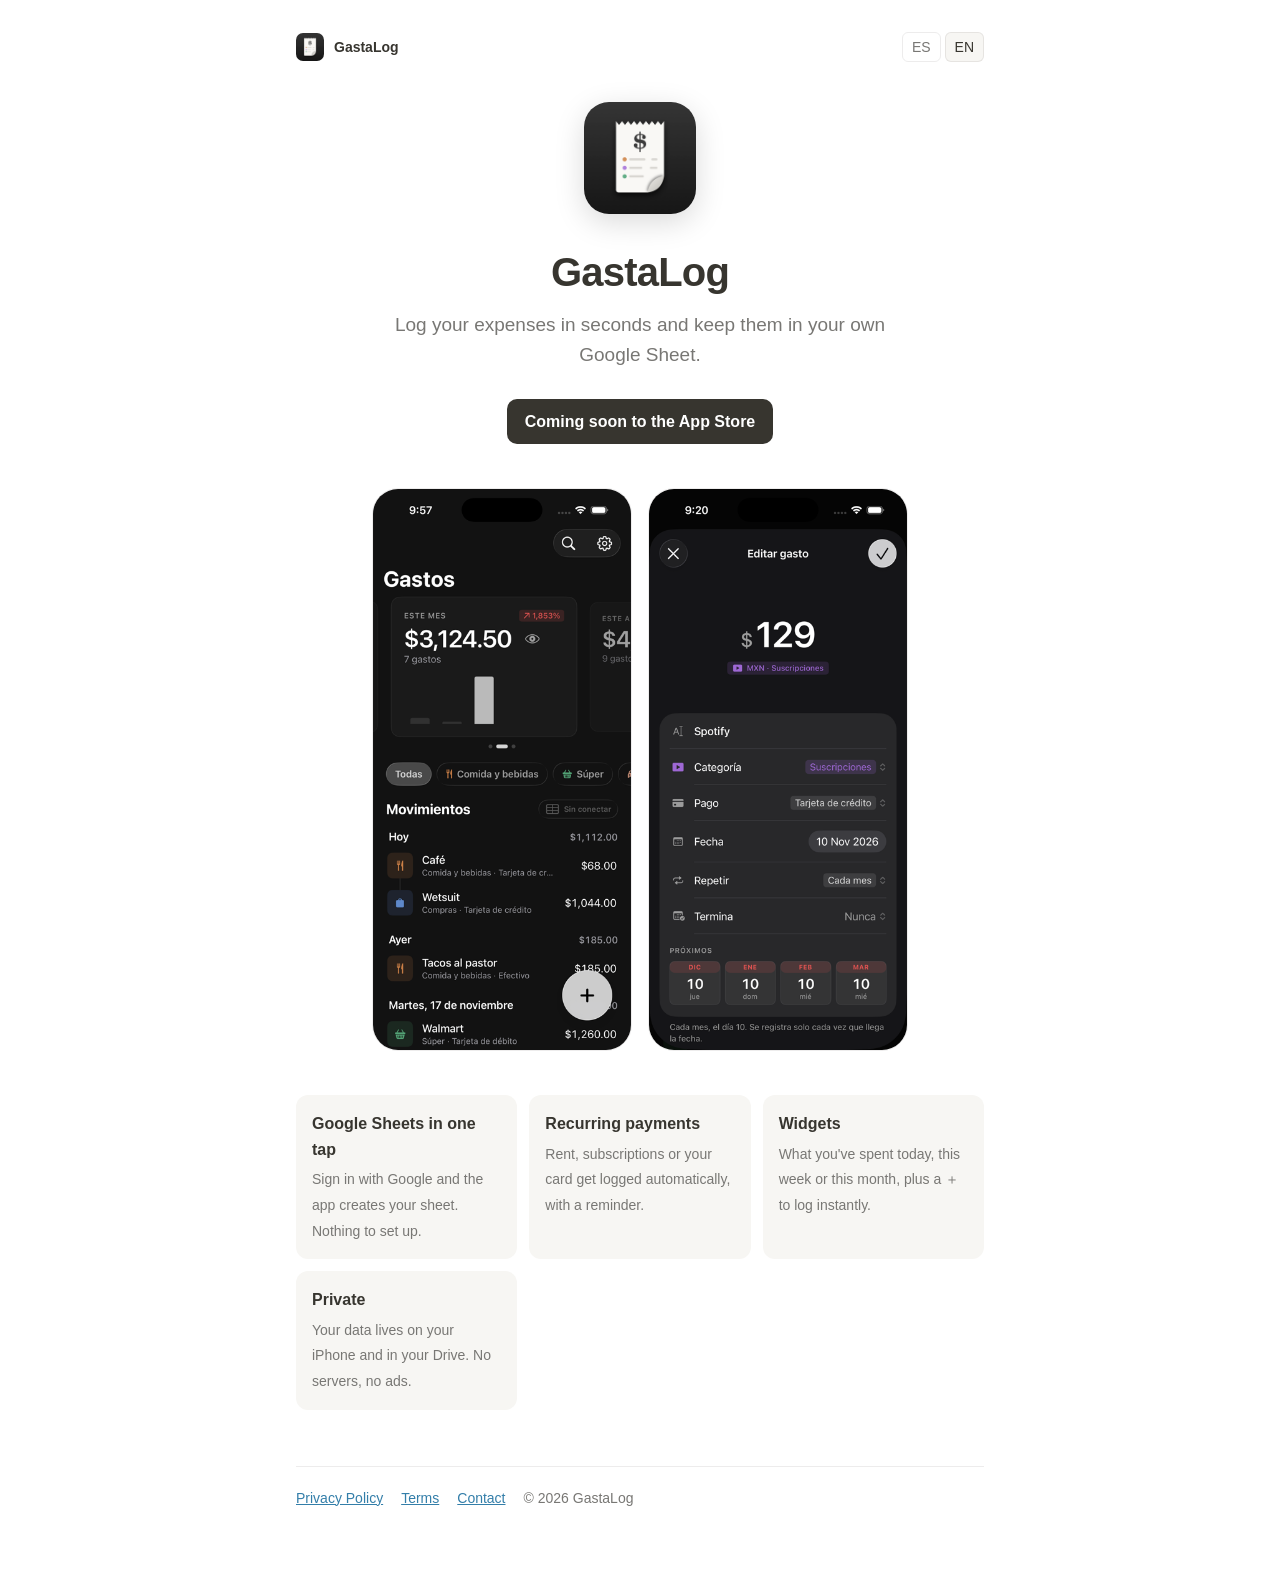
<file: index.html>
<!doctype html>
<html lang="es">
<head>
<meta charset="utf-8">
<meta name="viewport" content="width=device-width, initial-scale=1">
<meta name="google-site-verification" content="7uK5mr-5h8V5lebCkjhEYE6gPMoZKzNhz0eVPgpjakg" />
<title>GastaLog</title>
<meta http-equiv="refresh" content="0; url=gastalog/">
<link rel="canonical" href="gastalog/">
</head>
<body style="background:#fff;font-family:-apple-system,sans-serif"><a href="gastalog/">GastaLog</a></body>
</html>
</file>
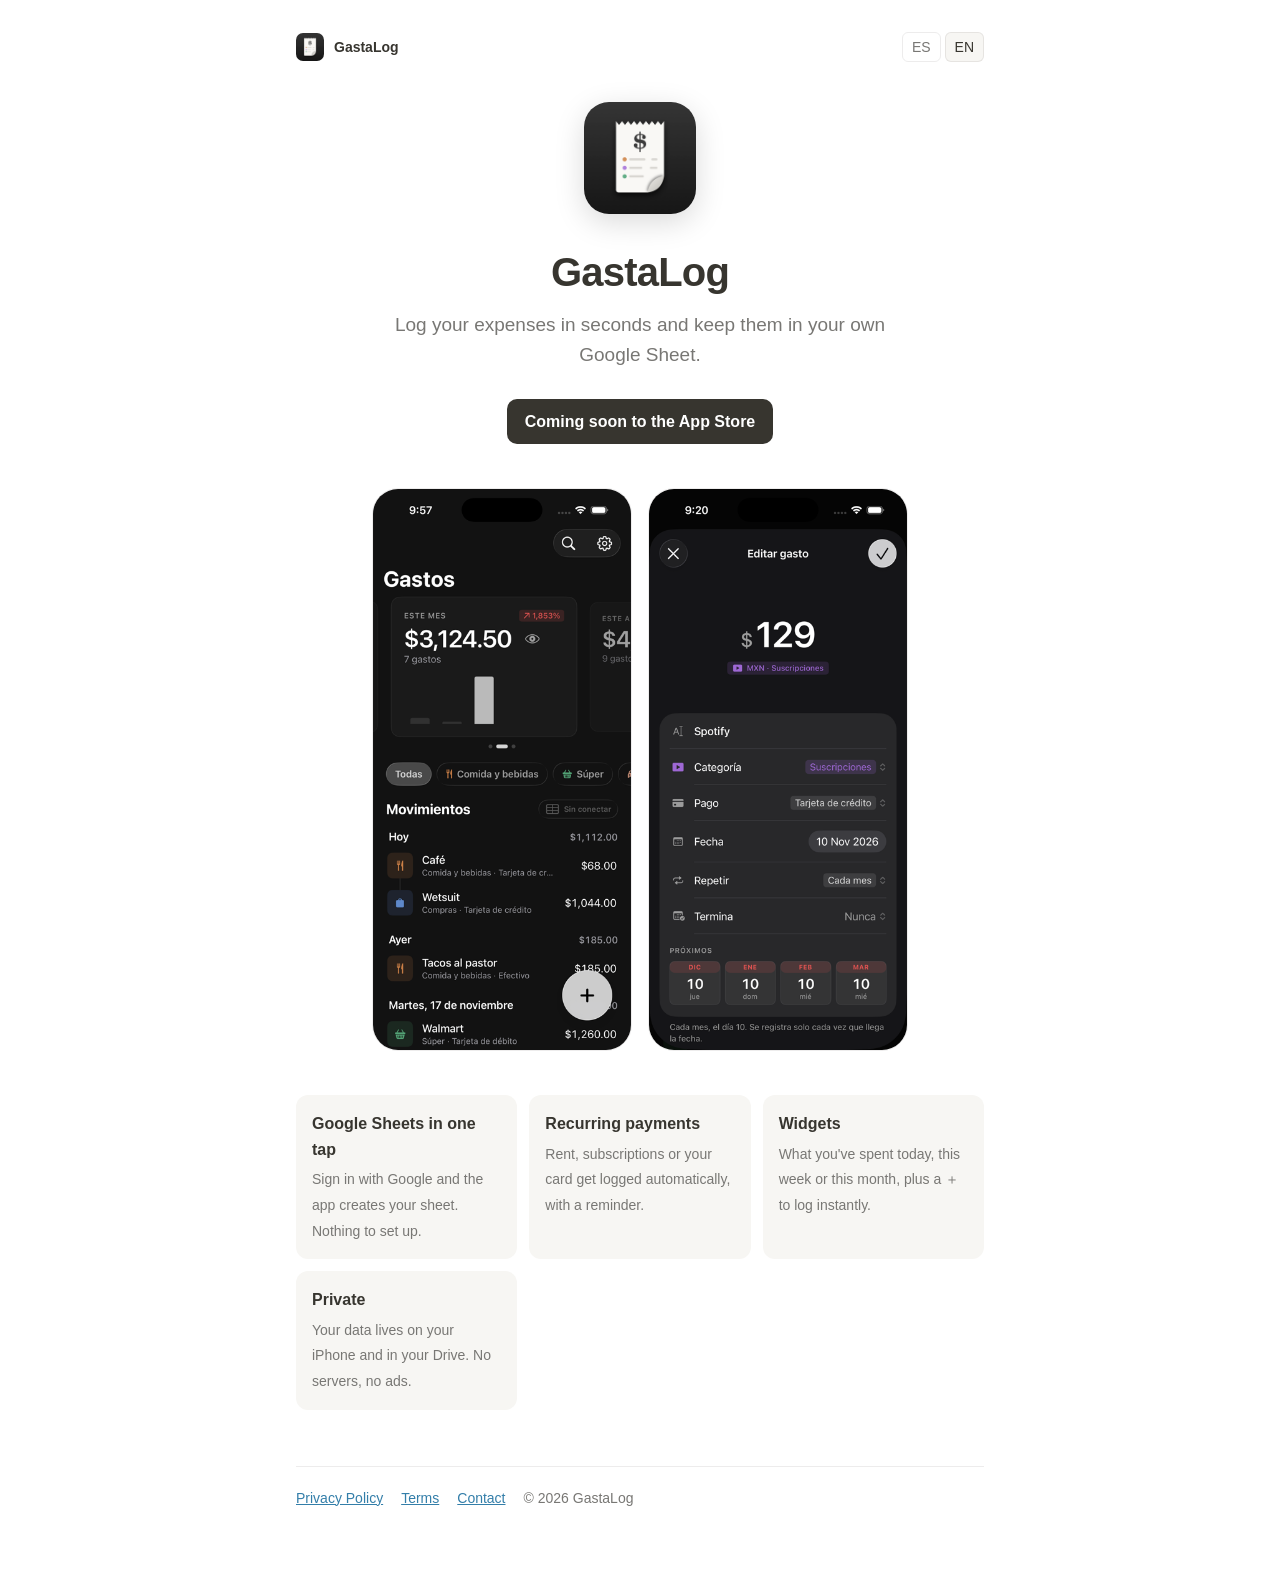
<file: gastalog/index.html>
<!doctype html>
<html lang="es">
<head>
<meta charset="utf-8">
<meta name="viewport" content="width=device-width, initial-scale=1">
<title>GastaLog</title>
<meta name="description" content="Registra tus gastos en segundos y tenlos en tu propia hoja de Google Sheets.">
<link rel="icon" href="icon.png">
<link rel="stylesheet" href="style.css">
<script src="lang.js"></script>
</head>
<body>
<main>
  <nav>
    <a class="brand" href="./"><img src="icon.png" alt="">GastaLog</a>
    <span class="langs"><button data-lang="es">ES</button> <button data-lang="en">EN</button></span>
  </nav>

  <div lang-block="es" class="active">
    <section class="hero">
      <img class="icon" src="icon.png" alt="Ícono de GastaLog">
      <h1>GastaLog</h1>
      <p class="tag">Registra tus gastos en segundos y tenlos siempre en tu propia hoja de Google Sheets.</p>
      <span class="badge">Próximamente en el App Store</span>
    </section>
    <div class="shots">
      <img src="home.png" alt="Pantalla de inicio de GastaLog">
      <img src="editor.png" alt="Formulario de nuevo gasto">
    </div>
    <section class="features">
      <div><b>Google Sheets en un toque</b><span>Inicias sesión con Google y la app crea tu hoja. Sin configurar nada.</span></div>
      <div><b>Pagos recurrentes</b><span>Renta, suscripciones o tu tarjeta se registran solos, con recordatorio.</span></div>
      <div><b>Widgets</b><span>Lo que llevas hoy, en la semana o el mes, y un ＋ para registrar al instante.</span></div>
      <div><b>Privado</b><span>Tus datos viven en tu iPhone y en tu Drive. Sin servidores, sin anuncios.</span></div>
    </section>
  </div>

  <div lang-block="en">
    <section class="hero">
      <img class="icon" src="icon.png" alt="GastaLog icon">
      <h1>GastaLog</h1>
      <p class="tag">Log your expenses in seconds and keep them in your own Google Sheet.</p>
      <span class="badge">Coming soon to the App Store</span>
    </section>
    <div class="shots">
      <img src="home.png" alt="GastaLog home screen">
      <img src="editor.png" alt="New expense form">
    </div>
    <section class="features">
      <div><b>Google Sheets in one tap</b><span>Sign in with Google and the app creates your sheet. Nothing to set up.</span></div>
      <div><b>Recurring payments</b><span>Rent, subscriptions or your card get logged automatically, with a reminder.</span></div>
      <div><b>Widgets</b><span>What you've spent today, this week or this month, plus a ＋ to log instantly.</span></div>
      <div><b>Private</b><span>Your data lives on your iPhone and in your Drive. No servers, no ads.</span></div>
    </section>
  </div>

  <footer>
    <a href="privacy.html"><span lang-block="es" class="active">Política de privacidad</span><span lang-block="en">Privacy Policy</span></a>
    <a href="terms.html"><span lang-block="es" class="active">Términos</span><span lang-block="en">Terms</span></a>
    <a href="https://github.com/Isra48/isra48.github.io/issues"><span lang-block="es" class="active">Contacto</span><span lang-block="en">Contact</span></a>
    <span>© 2026 GastaLog</span>
  </footer>
</main>
</body>
</html>
</file>
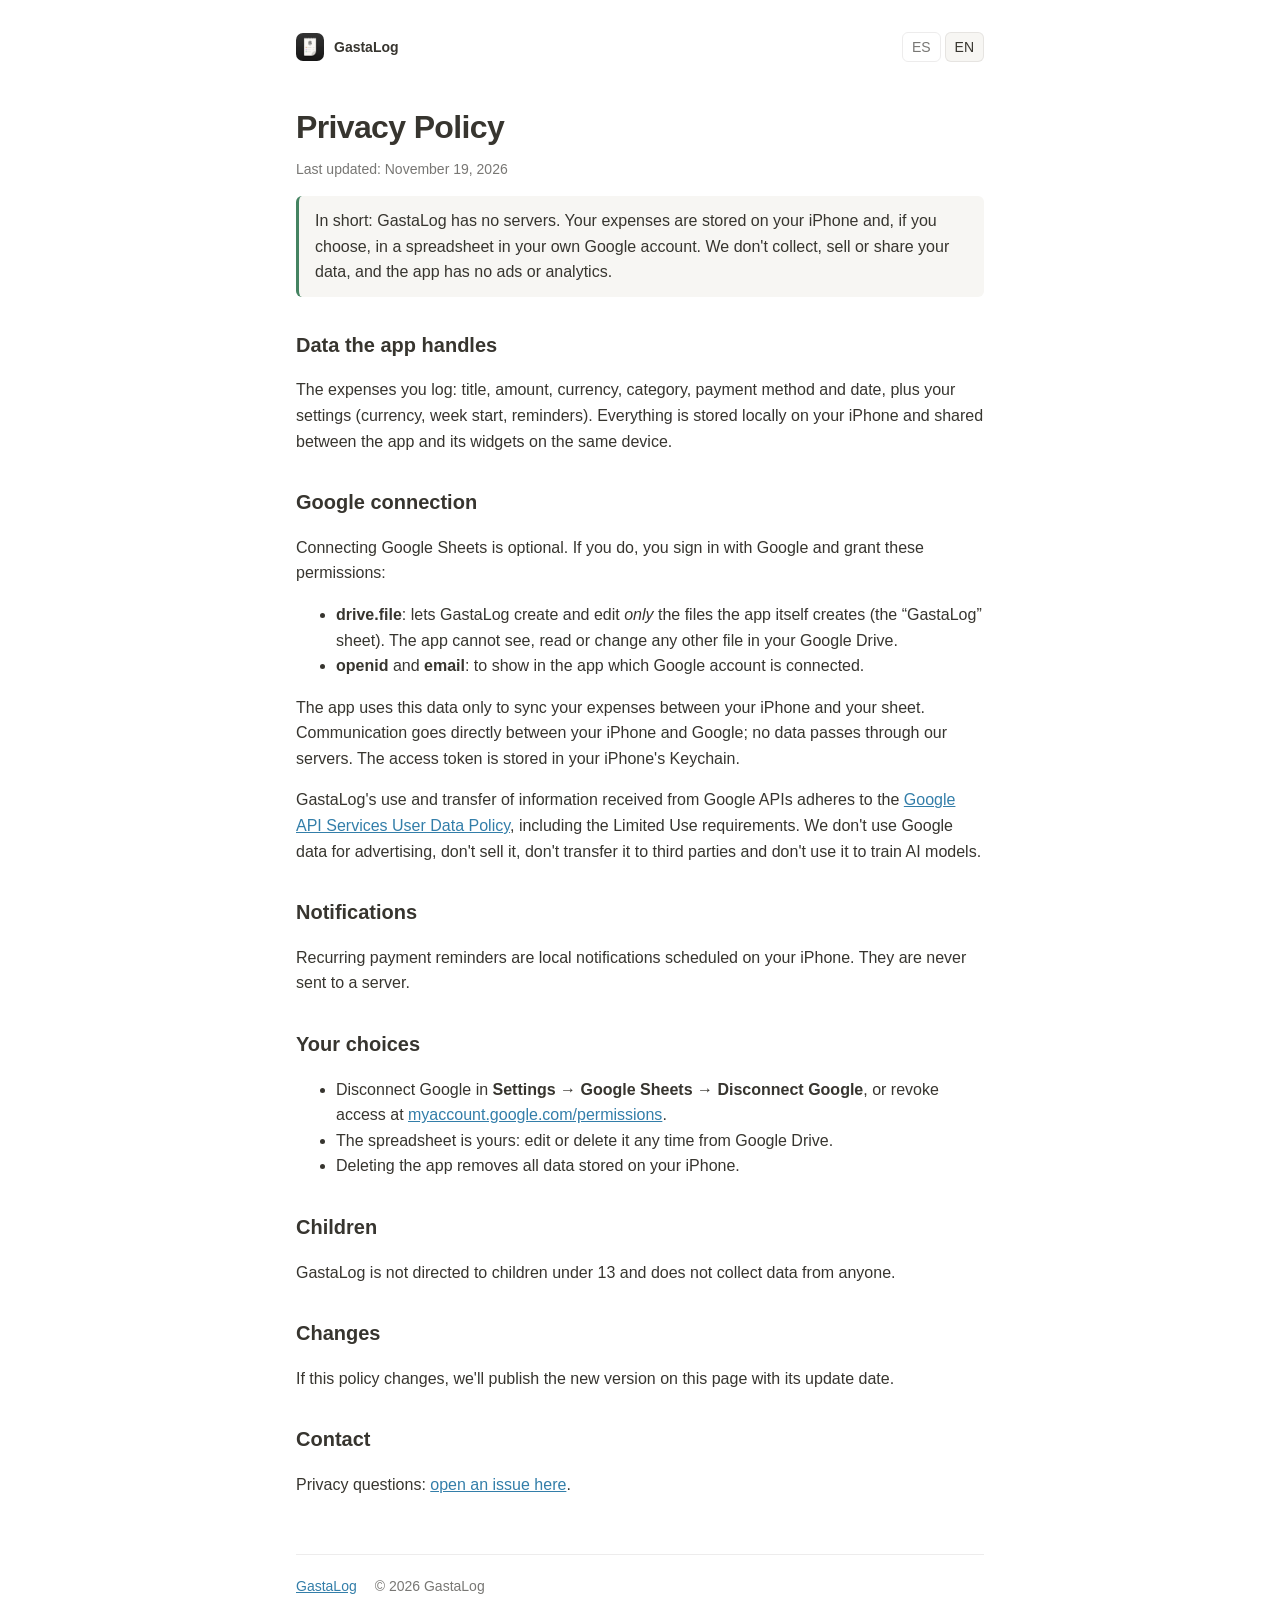
<file: gastalog/privacy.html>
<!doctype html>
<html lang="es">
<head>
<meta charset="utf-8">
<meta name="viewport" content="width=device-width, initial-scale=1">
<title>GastaLog Privacy</title>
<meta name="description" content="Política de privacidad de GastaLog / GastaLog Privacy Policy">
<link rel="icon" href="icon.png">
<link rel="stylesheet" href="style.css">
<script src="lang.js"></script>
</head>
<body>
<main>
  <nav>
    <a class="brand" href="./"><img src="icon.png" alt="">GastaLog</a>
    <span class="langs"><button data-lang="es">ES</button> <button data-lang="en">EN</button></span>
  </nav>

  <article lang-block="es" class="active">
    <h1 class="doc">Política de privacidad</h1>
    <p class="updated">Última actualización: 19 de noviembre de 2026</p>

    <p class="note">En resumen: GastaLog no tiene servidores. Tus gastos se guardan en tu iPhone y, si lo decides,
    en una hoja de cálculo de tu propia cuenta de Google. No recopilamos, vendemos ni compartimos tus datos, y la app
    no tiene anuncios ni analítica.</p>

    <h2>Qué datos maneja la app</h2>
    <p>Los gastos que registras: título, monto, moneda, categoría, método de pago y fecha, además de tus ajustes
    (moneda, inicio de semana, recordatorios). Todo se guarda localmente en tu iPhone y lo comparten la app y sus
    widgets dentro del mismo dispositivo.</p>

    <h2>Conexión con Google</h2>
    <p>Conectar Google Sheets es opcional. Si lo haces, inicias sesión con Google y autorizas estos permisos:</p>
    <ul>
      <li><b>drive.file</b>: permite a GastaLog crear y editar <i>solo</i> los archivos que la propia app crea
      (la hoja “GastaLog”). La app no puede ver, leer ni modificar ningún otro archivo de tu Google Drive.</li>
      <li><b>openid</b> y <b>email</b>: para mostrar en la app qué cuenta de Google está conectada.</li>
    </ul>
    <p>La app usa estos datos solo para sincronizar tus gastos entre tu iPhone y tu hoja. La comunicación es directa
    entre tu iPhone y Google; ningún dato pasa por servidores nuestros. El token de acceso se guarda en el Llavero
    (Keychain) de tu iPhone.</p>
    <p>El uso y la transferencia que hace GastaLog de la información recibida de las APIs de Google se ajustan a la
    <a href="https://developers.google.com/terms/api-services-user-data-policy">Política de datos de usuario de los
    servicios de API de Google</a>, incluidos los requisitos de Uso Limitado. No usamos datos de Google para
    publicidad, no los vendemos, no los transferimos a terceros y no los usamos para entrenar modelos de IA.</p>

    <h2>Notificaciones</h2>
    <p>Los recordatorios de pagos recurrentes son notificaciones locales programadas en tu iPhone. No se envían a ningún
    servidor.</p>

    <h2>Tus opciones</h2>
    <ul>
      <li>Desconectar Google en <b>Ajustes → Google Sheets → Desconectar Google</b>, o revocar el acceso en
      <a href="https://myaccount.google.com/permissions">myaccount.google.com/permissions</a>.</li>
      <li>La hoja de cálculo es tuya: puedes editarla o borrarla cuando quieras desde Google Drive.</li>
      <li>Al borrar la app se eliminan todos los datos guardados en tu iPhone.</li>
    </ul>

    <h2>Menores de edad</h2>
    <p>GastaLog no está dirigida a menores de 13 años y no recopila datos de ninguna persona.</p>

    <h2>Cambios</h2>
    <p>Si esta política cambia, publicaremos la nueva versión en esta página con su fecha de actualización.</p>

    <h2>Contacto</h2>
    <p>Dudas sobre privacidad: <a href="https://github.com/Isra48/isra48.github.io/issues">abre un reporte aquí</a>.</p>
  </article>

  <article lang-block="en">
    <h1 class="doc">Privacy Policy</h1>
    <p class="updated">Last updated: November 19, 2026</p>

    <p class="note">In short: GastaLog has no servers. Your expenses are stored on your iPhone and, if you choose,
    in a spreadsheet in your own Google account. We don't collect, sell or share your data, and the app has no ads
    or analytics.</p>

    <h2>Data the app handles</h2>
    <p>The expenses you log: title, amount, currency, category, payment method and date, plus your settings
    (currency, week start, reminders). Everything is stored locally on your iPhone and shared between the app and
    its widgets on the same device.</p>

    <h2>Google connection</h2>
    <p>Connecting Google Sheets is optional. If you do, you sign in with Google and grant these permissions:</p>
    <ul>
      <li><b>drive.file</b>: lets GastaLog create and edit <i>only</i> the files the app itself creates
      (the “GastaLog” sheet). The app cannot see, read or change any other file in your Google Drive.</li>
      <li><b>openid</b> and <b>email</b>: to show in the app which Google account is connected.</li>
    </ul>
    <p>The app uses this data only to sync your expenses between your iPhone and your sheet. Communication goes
    directly between your iPhone and Google; no data passes through our servers. The access token is stored in your
    iPhone's Keychain.</p>
    <p>GastaLog's use and transfer of information received from Google APIs adheres to the
    <a href="https://developers.google.com/terms/api-services-user-data-policy">Google API Services User Data
    Policy</a>, including the Limited Use requirements. We don't use Google data for advertising, don't sell it,
    don't transfer it to third parties and don't use it to train AI models.</p>

    <h2>Notifications</h2>
    <p>Recurring payment reminders are local notifications scheduled on your iPhone. They are never sent to a server.</p>

    <h2>Your choices</h2>
    <ul>
      <li>Disconnect Google in <b>Settings → Google Sheets → Disconnect Google</b>, or revoke access at
      <a href="https://myaccount.google.com/permissions">myaccount.google.com/permissions</a>.</li>
      <li>The spreadsheet is yours: edit or delete it any time from Google Drive.</li>
      <li>Deleting the app removes all data stored on your iPhone.</li>
    </ul>

    <h2>Children</h2>
    <p>GastaLog is not directed to children under 13 and does not collect data from anyone.</p>

    <h2>Changes</h2>
    <p>If this policy changes, we'll publish the new version on this page with its update date.</p>

    <h2>Contact</h2>
    <p>Privacy questions: <a href="https://github.com/Isra48/isra48.github.io/issues">open an issue here</a>.</p>
  </article>

  <footer>
    <a href="./">GastaLog</a>
    <span>© 2026 GastaLog</span>
  </footer>
</main>
</body>
</html>
</file>
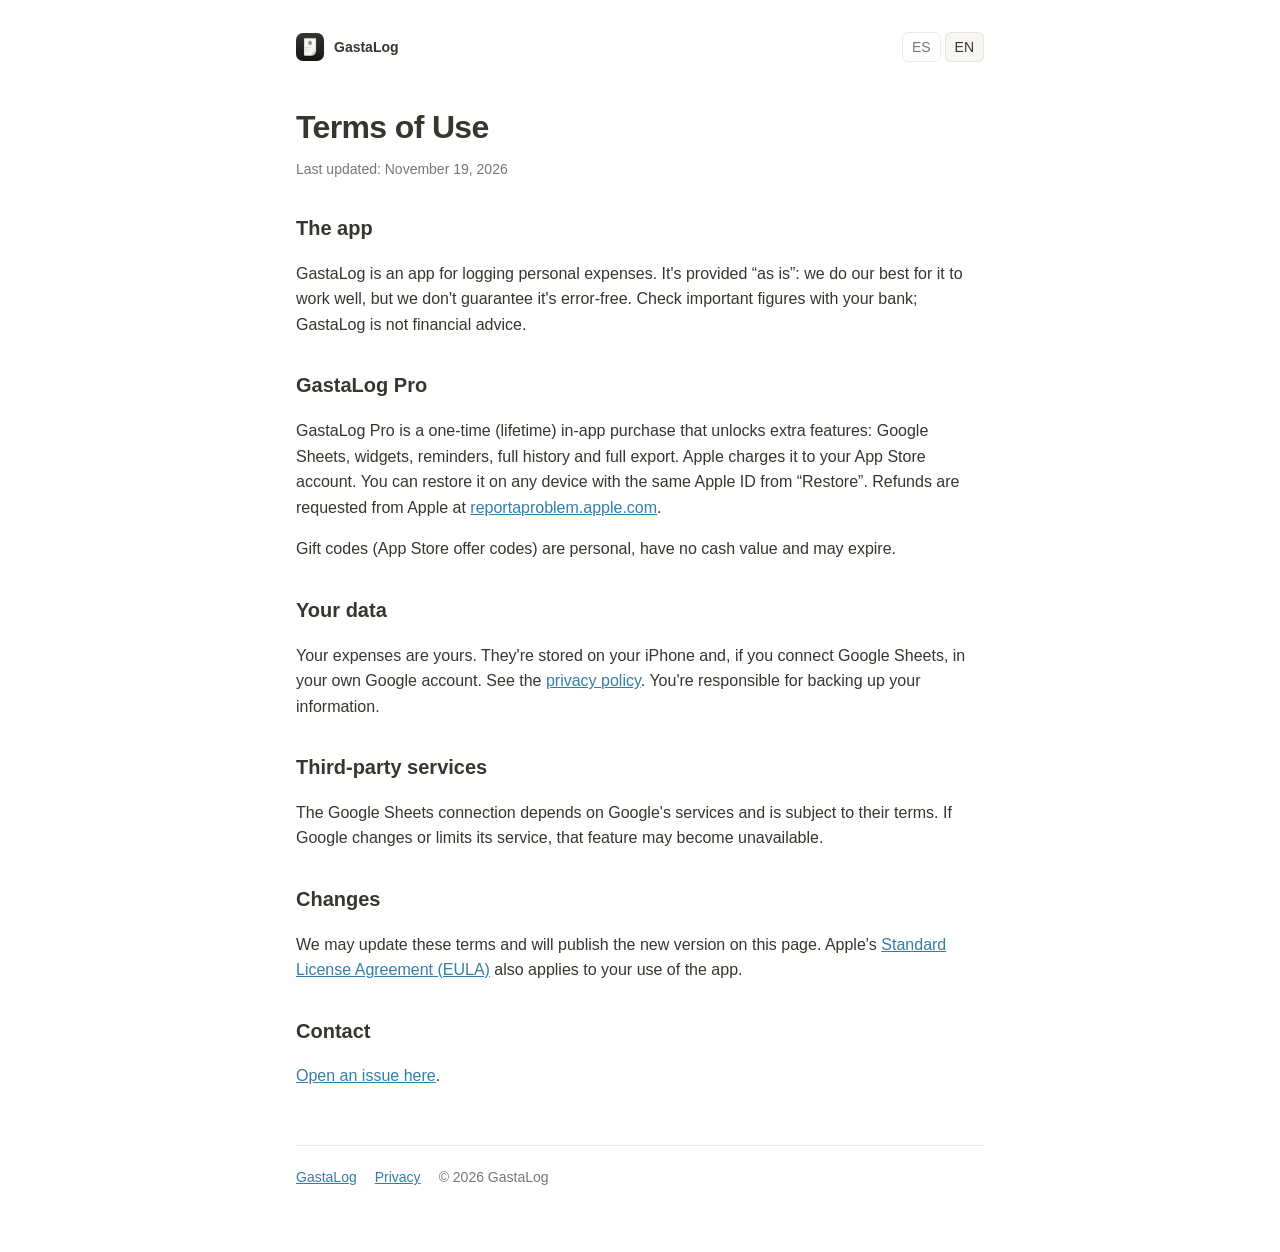
<file: gastalog/terms.html>
<!doctype html>
<html lang="es">
<head>
<meta charset="utf-8">
<meta name="viewport" content="width=device-width, initial-scale=1">
<title>GastaLog Terms</title>
<meta name="description" content="Términos de uso de GastaLog / GastaLog Terms of Use">
<link rel="icon" href="icon.png">
<link rel="stylesheet" href="style.css">
<script src="lang.js"></script>
</head>
<body>
<main>
  <nav>
    <a class="brand" href="./"><img src="icon.png" alt="">GastaLog</a>
    <span class="langs"><button data-lang="es">ES</button> <button data-lang="en">EN</button></span>
  </nav>

    <article lang-block="es" class="active">
    <h1 class="doc">Términos de uso</h1>
    <p class="updated">Última actualización: 19 de noviembre de 2026</p>
    <h2>La app</h2>
    <p>GastaLog es una app para registrar gastos personales. Se ofrece “tal cual”: hacemos lo posible por que funcione
    bien, pero no garantizamos que esté libre de errores. Revisa tus cifras importantes en tu banco; GastaLog no es
    asesoría financiera.</p>
    <h2>GastaLog Pro</h2>
    <p>GastaLog Pro es una compra única dentro de la app (de por vida) que desbloquea funciones adicionales: Google Sheets,
    widgets, recordatorios, historial completo y exportación completa. El cobro lo hace Apple con tu cuenta del App Store.
    Puedes restaurar la compra en cualquier dispositivo con el mismo Apple ID desde “Restaurar”. Los reembolsos se
    solicitan a Apple en <a href="https://reportaproblem.apple.com">reportaproblem.apple.com</a>.</p>
    <p>Los códigos de regalo (códigos de oferta del App Store) son personales, no tienen valor monetario y pueden tener
    fecha de vencimiento.</p>
    <h2>Tus datos</h2>
    <p>Tus gastos son tuyos. Se guardan en tu iPhone y, si conectas Google Sheets, en tu propia cuenta de Google. Consulta
    la <a href="privacy.html">política de privacidad</a>. Eres responsable de respaldar tu información.</p>
    <h2>Servicios de terceros</h2>
    <p>La conexión con Google Sheets depende de los servicios de Google y está sujeta a sus términos. Si Google cambia o
    limita su servicio, esa función podría dejar de estar disponible.</p>
    <h2>Cambios</h2>
    <p>Podemos actualizar estos términos; publicaremos la nueva versión en esta página. Para el uso de la app también
    aplica el <a href="https://www.apple.com/legal/internet-services/itunes/dev/stdeula/">acuerdo de licencia estándar
    de Apple (EULA)</a>.</p>
    <h2>Contacto</h2>
    <p><a href="https://github.com/Isra48/isra48.github.io/issues">Abre un reporte aquí</a>.</p>
  </article>

  <article lang-block="en">
    <h1 class="doc">Terms of Use</h1>
    <p class="updated">Last updated: November 19, 2026</p>
    <h2>The app</h2>
    <p>GastaLog is an app for logging personal expenses. It's provided “as is”: we do our best for it to work well, but we
    don't guarantee it's error-free. Check important figures with your bank; GastaLog is not financial advice.</p>
    <h2>GastaLog Pro</h2>
    <p>GastaLog Pro is a one-time (lifetime) in-app purchase that unlocks extra features: Google Sheets, widgets,
    reminders, full history and full export. Apple charges it to your App Store account. You can restore it on any device
    with the same Apple ID from “Restore”. Refunds are requested from Apple at
    <a href="https://reportaproblem.apple.com">reportaproblem.apple.com</a>.</p>
    <p>Gift codes (App Store offer codes) are personal, have no cash value and may expire.</p>
    <h2>Your data</h2>
    <p>Your expenses are yours. They're stored on your iPhone and, if you connect Google Sheets, in your own Google
    account. See the <a href="privacy.html">privacy policy</a>. You're responsible for backing up your information.</p>
    <h2>Third-party services</h2>
    <p>The Google Sheets connection depends on Google's services and is subject to their terms. If Google changes or
    limits its service, that feature may become unavailable.</p>
    <h2>Changes</h2>
    <p>We may update these terms and will publish the new version on this page. Apple's
    <a href="https://www.apple.com/legal/internet-services/itunes/dev/stdeula/">Standard License Agreement (EULA)</a>
    also applies to your use of the app.</p>
    <h2>Contact</h2>
    <p><a href="https://github.com/Isra48/isra48.github.io/issues">Open an issue here</a>.</p>
  </article>

  <footer>
    <a href="./">GastaLog</a>
    <a href="privacy.html"><span lang-block="es" class="active">Privacidad</span><span lang-block="en">Privacy</span></a>
    <span>© 2026 GastaLog</span>
  </footer>
</main>
</body>
</html>
</file>
<file: gastalog/style.css>
:root {
  --bg: #ffffff; --surface: #f7f6f3; --text: #37352f; --gray: #787774; --line: rgba(55,53,47,.09);
  --green: #448361; --link: #337ea9;
}
@media (prefers-color-scheme: dark) {
  :root { --bg: #191919; --surface: #202020; --text: #d4d4d4; --gray: #9b9b9b; --line: rgba(255,255,255,.08);
          --green: #529e72; --link: #5e87c9; }
}
* { box-sizing: border-box; }
body { margin: 0; background: var(--bg); color: var(--text);
  font: 16px/1.6 -apple-system, BlinkMacSystemFont, "Segoe UI", Helvetica, Arial, sans-serif; }
main { max-width: 720px; margin: 0 auto; padding: 32px 16px 64px; }
a { color: var(--link); }
nav { display: flex; justify-content: space-between; align-items: center; margin-bottom: 40px; font-size: 14px; }
nav .brand { display: flex; align-items: center; gap: 10px; font-weight: 600; color: var(--text); text-decoration: none; }
nav .brand img { width: 28px; height: 28px; border-radius: 7px; }
.langs button { background: none; border: 1px solid var(--line); color: var(--gray); border-radius: 6px;
  padding: 3px 9px; font: inherit; cursor: pointer; }
.langs button[aria-pressed="true"] { color: var(--text); background: var(--surface); }
[lang-block] { display: none; }
[lang-block].active { display: block; }
span[lang-block].active { display: inline; }
.hero { text-align: center; }
.hero img.icon { width: 112px; height: 112px; border-radius: 25px; box-shadow: 0 8px 30px rgba(0,0,0,.15); }
.hero h1 { font-size: 40px; margin: 18px 0 6px; letter-spacing: -.02em; }
.hero p.tag { font-size: 19px; color: var(--gray); margin: 0 auto 28px; max-width: 520px; }
.badge { display: inline-block; padding: 10px 18px; border-radius: 10px; background: var(--text); color: var(--bg);
  font-weight: 600; text-decoration: none; }
.shots { display: flex; gap: 16px; justify-content: center; margin: 44px 0; }
.shots img { width: min(44%, 260px); border-radius: 26px; border: 1px solid var(--line); }
.features { display: grid; grid-template-columns: repeat(auto-fit, minmax(200px, 1fr)); gap: 12px; }
.features div { background: var(--surface); border-radius: 12px; padding: 16px; }
.features b { display: block; margin-bottom: 4px; }
.features span { color: var(--gray); font-size: 14px; }
h1.doc { font-size: 32px; letter-spacing: -.02em; margin-bottom: 4px; }
.updated { color: var(--gray); font-size: 14px; margin-top: 0; }
h2 { font-size: 20px; margin-top: 32px; }
.note { background: var(--surface); border-left: 3px solid var(--green); padding: 12px 16px; border-radius: 6px; }
footer { margin-top: 56px; padding-top: 20px; border-top: 1px solid var(--line); color: var(--gray); font-size: 14px;
  display: flex; gap: 18px; flex-wrap: wrap; }
</file>
